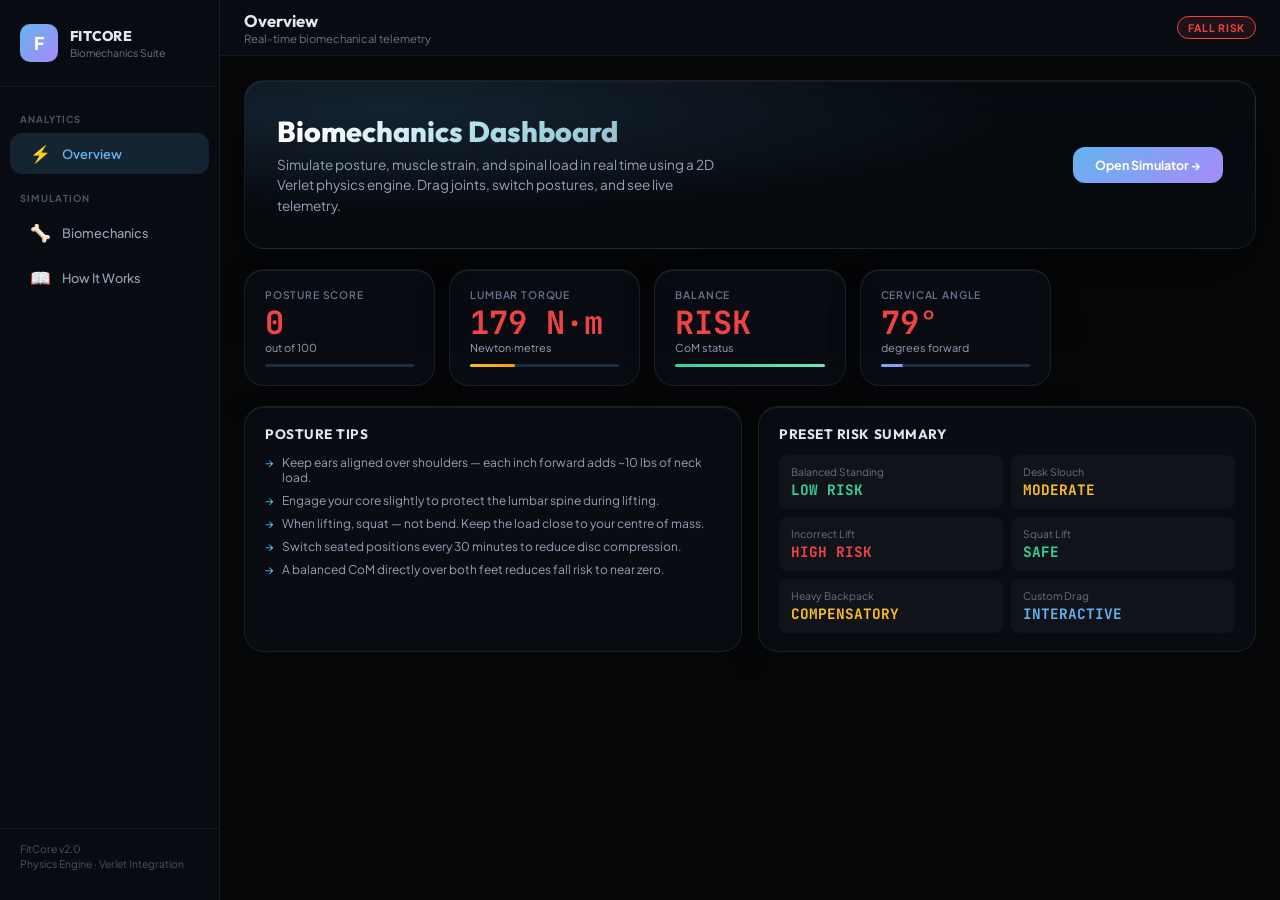
<file: assets/biomechanics_sim/index.html>
<!DOCTYPE html>
<html lang="en">
<head>
  <meta charset="UTF-8">
  <meta name="viewport" content="width=device-width, initial-scale=1.0">
  <title>FitCore — Biomechanics & Fitness Dashboard</title>
  <meta name="description" content="Interactive fitness dashboard with real-time biomechanics physics simulation, posture analysis, and muscle strain telemetry.">
  <link href="https://fonts.googleapis.com/css2?family=Plus+Jakarta+Sans:wght@400;500;600;700;800&family=Outfit:wght@400;500;600;700;800;900&display=swap" rel="stylesheet">
  <link rel="stylesheet" href="style.css">
</head>
<body>

<!-- ══════════════════════════════════════════════════════
     SIDEBAR
══════════════════════════════════════════════════════ -->
<aside class="sidebar">
  <div class="brand">
    <div class="brand-icon">F</div>
    <div>
      <div class="brand-name">FITCORE</div>
      <div class="brand-sub">Biomechanics Suite</div>
    </div>
  </div>

  <div class="nav-section-label">Analytics</div>
  <button class="nav-btn" data-page="page-overview">
    <span class="nav-icon">⚡</span> Overview
  </button>

  <div class="nav-section-label">Simulation</div>
  <button class="nav-btn" data-page="page-biomech">
    <span class="nav-icon">🦴</span> Biomechanics
  </button>
  <button class="nav-btn" data-page="page-about">
    <span class="nav-icon">📖</span> How It Works
  </button>

  <div class="sidebar-footer">
    FitCore v2.0<br>Physics Engine · Verlet Integration
  </div>
</aside>

<!-- ══════════════════════════════════════════════════════
     CONTENT
══════════════════════════════════════════════════════ -->
<div class="content">

  <!-- TOP BAR -->
  <header class="topbar">
    <div>
      <div class="topbar-title" id="pageTitle">Overview</div>
      <div class="topbar-sub">Real-time biomechanical telemetry</div>
    </div>
    <div class="topbar-right">
      <span class="status-badge ok" id="balanceBadge">BALANCED</span>
    </div>
  </header>

  <!-- ════════════════════════════════════════════════
       PAGE: OVERVIEW
  ════════════════════════════════════════════════ -->
  <main class="page active" id="page-overview">
    <div class="ov-wrapper">

      <!-- Hero -->
      <div class="ov-hero">
        <div>
          <h1>Biomechanics Dashboard</h1>
          <p>Simulate posture, muscle strain, and spinal load in real time using a 2D Verlet physics engine. Drag joints, switch postures, and see live telemetry.</p>
        </div>
        <button class="ov-hero-btn" onclick="document.querySelector('[data-page=page-biomech]').click()">
          Open Simulator →
        </button>
      </div>

      <!-- Stat cards -->
      <div class="ov-cards">
        <div class="ov-card">
          <div class="ov-card-label">Posture Score</div>
          <div class="ov-card-value" id="ovScore">—</div>
          <div class="ov-card-unit">out of 100</div>
          <div class="ov-card-bar"><div class="ov-card-bar-fill" id="ovScoreBar" style="width:0%"></div></div>
        </div>
        <div class="ov-card">
          <div class="ov-card-label">Lumbar Torque</div>
          <div class="ov-card-value" id="ovTorque">—</div>
          <div class="ov-card-unit">Newton·metres</div>
          <div class="ov-card-bar"><div class="ov-card-bar-fill" style="width:30%;background:linear-gradient(90deg,#fbbf24,#f59e0b)"></div></div>
        </div>
        <div class="ov-card">
          <div class="ov-card-label">Balance</div>
          <div class="ov-card-value" id="ovBalance" style="color:var(--success)">—</div>
          <div class="ov-card-unit">CoM status</div>
          <div class="ov-card-bar"><div class="ov-card-bar-fill" style="width:100%;background:linear-gradient(90deg,#34d399,#6ee7b7)"></div></div>
        </div>
        <div class="ov-card">
          <div class="ov-card-label">Cervical Angle</div>
          <div class="ov-card-value" id="ovNeck">—</div>
          <div class="ov-card-unit">degrees forward</div>
          <div class="ov-card-bar"><div class="ov-card-bar-fill" style="width:15%"></div></div>
        </div>
      </div>

      <!-- Info panels -->
      <div class="ov-info">
        <div class="info-card">
          <h3>Posture Tips</h3>
          <ul class="tip-list">
            <li>Keep ears aligned over shoulders — each inch forward adds ~10 lbs of neck load.</li>
            <li>Engage your core slightly to protect the lumbar spine during lifting.</li>
            <li>When lifting, squat — not bend. Keep the load close to your centre of mass.</li>
            <li>Switch seated positions every 30 minutes to reduce disc compression.</li>
            <li>A balanced CoM directly over both feet reduces fall risk to near zero.</li>
          </ul>
        </div>
        <div class="info-card">
          <h3>Preset Risk Summary</h3>
          <div class="risk-grid">
            <div class="risk-item">
              <div class="risk-label">Balanced Standing</div>
              <div class="risk-val green">LOW RISK</div>
            </div>
            <div class="risk-item">
              <div class="risk-label">Desk Slouch</div>
              <div class="risk-val yellow">MODERATE</div>
            </div>
            <div class="risk-item">
              <div class="risk-label">Incorrect Lift</div>
              <div class="risk-val red">HIGH RISK</div>
            </div>
            <div class="risk-item">
              <div class="risk-label">Squat Lift</div>
              <div class="risk-val green">SAFE</div>
            </div>
            <div class="risk-item">
              <div class="risk-label">Heavy Backpack</div>
              <div class="risk-val yellow">COMPENSATORY</div>
            </div>
            <div class="risk-item">
              <div class="risk-label">Custom Drag</div>
              <div class="risk-val" style="color:var(--primary)">INTERACTIVE</div>
            </div>
          </div>
        </div>
      </div>

    </div>
  </main>

  <!-- ════════════════════════════════════════════════
       PAGE: BIOMECHANICS SIMULATOR
  ════════════════════════════════════════════════ -->
  <main class="page" id="page-biomech">
    <div class="bio-layout">

      <!-- ── LEFT: CONTROLS ─────────────────────────── -->
      <aside class="ctrl-panel">

        <!-- Presets -->
        <div class="ctrl-section">
          <h3>Posture Presets</h3>
          <div class="preset-list">
            <button class="btn-preset active" id="presetStanding" data-preset="standing">
              <span>Balanced Standing</span>
              <span class="preset-tag green">Optimal</span>
            </button>
            <button class="btn-preset" id="presetSlouch" data-preset="slouch">
              <span>Desk Slouch</span>
              <span class="preset-tag yellow">Strain</span>
            </button>
            <button class="btn-preset" id="presetBadLift" data-preset="badlift">
              <span>Incorrect Lift</span>
              <span class="preset-tag red">High Risk</span>
            </button>
            <button class="btn-preset" id="presetSquat" data-preset="squat">
              <span>Squat Lift</span>
              <span class="preset-tag green">Safe</span>
            </button>
            <button class="btn-preset" id="presetBackpack" data-preset="backpack">
              <span>Heavy Backpack</span>
              <span class="preset-tag yellow">Comp.</span>
            </button>
          </div>
        </div>

        <!-- External Loads -->
        <div class="ctrl-section">
          <h3>External Loads</h3>
          <div class="slider-group">
            <div class="slider-row">
              <div class="slider-label">
                <span>Dumbbell (Hand)</span>
                <span class="slider-val" id="valDumbbell">0 kg</span>
              </div>
              <input type="range" id="loadDumbbell" min="0" max="40" value="0" step="5">
            </div>
            <div class="slider-row">
              <div class="slider-label">
                <span>Backpack Load</span>
                <span class="slider-val" id="valBackpack">0 kg</span>
              </div>
              <input type="range" id="loadBackpack" min="0" max="30" value="0" step="5">
            </div>
          </div>
        </div>

        <!-- Muscle Activators -->
        <div class="ctrl-section">
          <h3>Muscle Activators</h3>
          <div class="slider-group">
            <div class="slider-row">
              <div class="slider-label">
                <span>Neck Extensors</span>
                <span class="slider-val" id="valActNeck">0%</span>
              </div>
              <input type="range" class="muscle" id="actNeck" min="0" max="100" value="0" step="5">
            </div>
            <div class="slider-row">
              <div class="slider-label">
                <span>Erector Spinae</span>
                <span class="slider-val" id="valActBack">0%</span>
              </div>
              <input type="range" class="muscle" id="actBack" min="0" max="100" value="0" step="5">
            </div>
            <div class="slider-row">
              <div class="slider-label">
                <span>Abdominals (Core)</span>
                <span class="slider-val" id="valActCore">0%</span>
              </div>
              <input type="range" class="muscle" id="actCore" min="0" max="100" value="0" step="5">
            </div>
            <div class="slider-row">
              <div class="slider-label">
                <span>Quadriceps</span>
                <span class="slider-val" id="valActQuads">0%</span>
              </div>
              <input type="range" class="muscle" id="actQuads" min="0" max="100" value="0" step="5">
            </div>
          </div>
        </div>

        <!-- Physics -->
        <div class="ctrl-section">
          <h3>Physics Parameters</h3>
          <div class="slider-group">
            <div class="slider-row">
              <div class="slider-label">
                <span>Gravity</span>
                <span class="slider-val" id="valGravity">15 m/s²</span>
              </div>
              <input type="range" id="paramGravity" min="0" max="40" value="15" step="1">
            </div>
            <div class="slider-row">
              <div class="slider-label">
                <span>Damping</span>
                <span class="slider-val" id="valDamping">0.98</span>
              </div>
              <input type="range" id="paramDamping" min="90" max="100" value="98" step="1">
            </div>
          </div>
        </div>

      </aside>

      <!-- ── CENTER: CANVAS ─────────────────────────── -->
      <div class="canvas-panel">
        <div class="canvas-wrap">
          <div class="drag-hint">🖱 Drag any joint to test loads</div>
          <canvas id="simCanvas" width="580" height="560"></canvas>
        </div>

        <!-- Toolbar -->
        <div class="canvas-toolbar">
          <div class="layer-toggles">
            <button class="btn-toggle active" id="toggle_bones">Bones</button>
            <button class="btn-toggle active" id="toggle_muscles">Muscles</button>
            <button class="btn-toggle active" id="toggle_angles">Angles</button>
            <button class="btn-toggle active" id="toggle_com">CoM</button>
            <button class="btn-toggle active" id="toggle_vectors">Vectors</button>
            <div style="width:1px; height:16px; background:var(--border-soft); margin:0 4px;"></div>
            <button class="btn-toggle" id="toggle_ideal" style="color:var(--accent); border-color:rgba(167,139,250,0.3);">Ghost Guide</button>
          </div>
          <div class="playbar">
            <button class="btn-action primary-btn" id="btnPlayPause">
              <span id="playIcon">⏸</span> <span id="playText">Pause</span>
            </button>
            <button class="btn-action" id="btnReset">🔄 Reset</button>
            <select class="speed-select" id="simSpeed">
              <option value="0.25">0.25×</option>
              <option value="0.5">0.5×</option>
              <option value="1.0" selected>1×</option>
              <option value="2.0">2×</option>
            </select>
          </div>
        </div>
      </div>

      <!-- ── RIGHT: TELEMETRY ────────────────────────── -->
      <aside class="tel-panel">

        <!-- Posture score -->
        <div class="tel-section">
          <h3>Posture Score</h3>
          <div class="score-box">
            <div class="score-label">Alignment Index</div>
            <div class="score-value excellent" id="postureScore">100</div>
            <div class="score-comment" id="postureComment">Optimal spinal alignment — keep it up!</div>
          </div>
        </div>

        <!-- Telemetry rows -->
        <div class="tel-section">
          <h3>Mechanical Telemetry</h3>
          <div class="tel-rows">
            <div class="tel-row">
              <span class="tel-lbl">Cervical Flexion</span>
              <span class="tel-val ok" id="telNeck">—</span>
            </div>
            <div class="tel-row">
              <span class="tel-lbl">Lumbar Curve</span>
              <span class="tel-val ok" id="telSpine">—</span>
            </div>
            <div class="tel-row">
              <span class="tel-lbl">CoM Offset</span>
              <span class="tel-val ok" id="telCom">—</span>
            </div>
            <div class="tel-row">
              <span class="tel-lbl">Lumbar Torque</span>
              <span class="tel-val ok" id="telTorque">—</span>
            </div>
          </div>
        </div>

        <!-- Strain bars -->
        <div class="tel-section">
          <h3>Muscle Group Strain</h3>
          <div class="strain-list">
            <div class="strain-row">
              <div class="strain-head">
                <span class="strain-name">Neck Extensors</span>
                <span class="strain-pct" id="lblNeck">0%</span>
              </div>
              <div class="bar-bg"><div class="bar-fill ok" id="barNeck"></div></div>
            </div>
            <div class="strain-row">
              <div class="strain-head">
                <span class="strain-name">Erector Spinae</span>
                <span class="strain-pct" id="lblBack">0%</span>
              </div>
              <div class="bar-bg"><div class="bar-fill ok" id="barBack"></div></div>
            </div>
            <div class="strain-row">
              <div class="strain-head">
                <span class="strain-name">Abdominals (Core)</span>
                <span class="strain-pct" id="lblCore">0%</span>
              </div>
              <div class="bar-bg"><div class="bar-fill ok" id="barCore"></div></div>
            </div>
            <div class="strain-row">
              <div class="strain-head">
                <span class="strain-name">Quadriceps</span>
                <span class="strain-pct" id="lblQuads">0%</span>
              </div>
              <div class="bar-bg"><div class="bar-fill ok" id="barQuads"></div></div>
            </div>
            <div class="strain-row">
              <div class="strain-head">
                <span class="strain-name">Glutes / Hamstrings</span>
                <span class="strain-pct" id="lblGlutes">0%</span>
              </div>
              <div class="bar-bg"><div class="bar-fill ok" id="barGlutes"></div></div>
            </div>
          </div>
        </div>

        <!-- EMG -->
        <div class="tel-section">
          <h3>Real-Time EMG</h3>
          <div class="emg-box">
            <div class="emg-canvas-wrap">
              <canvas id="emgCanvas"></canvas>
            </div>
          </div>
        </div>

      </aside>
    </div>
  </main>

  <!-- ════════════════════════════════════════════════
       PAGE: HOW IT WORKS
  ════════════════════════════════════════════════ -->
  <main class="page" id="page-about">
    <div class="ov-wrapper">
      <div class="ov-hero" style="flex-direction:column;align-items:flex-start">
        <h1 style="font-size:1.3rem">How the Physics Engine Works</h1>
        <p>FitCore uses a custom 2D Verlet Integration engine — the same approach used in game physics and biomechanical research software.</p>
      </div>
      <div class="ov-info" style="grid-template-columns:1fr 1fr 1fr">
        <div class="info-card">
          <h3>Verlet Integration</h3>
          <ul class="tip-list">
            <li>Each joint is a <strong>Point</strong> with position, previous position, and mass.</li>
            <li>Velocity is implicit: v = (x − x_prev) × damping.</li>
            <li>Acceleration from gravity + external forces is added each frame.</li>
            <li>Energy is conserved naturally — no explicit velocity accumulation.</li>
          </ul>
        </div>
        <div class="info-card">
          <h3>Constraint Solving</h3>
          <ul class="tip-list">
            <li><strong>Bones</strong> are rigid distance constraints — maintain segment length.</li>
            <li><strong>Angle constraints</strong> limit joint range of motion (e.g. knees can't hyperextend).</li>
            <li><strong>Muscles</strong> are spring actuators — they can only pull, not push.</li>
            <li>12 iterations per frame ensures stability without explosion.</li>
          </ul>
        </div>
        <div class="info-card">
          <h3>Telemetry & Strain</h3>
          <ul class="tip-list">
            <li>Cervical angle = head forward displacement relative to neck axis.</li>
            <li>Lumbar torque = Σ(mass × 9.81 × horizontal moment arm) at L4/L5.</li>
            <li>CoM projected onto ground — if outside foot base, balance is lost.</li>
            <li>Muscle strain = spring tension ÷ max isometric force capacity.</li>
          </ul>
        </div>
      </div>
    </div>
  </main>

</div><!-- /content -->

<script src="physics.js"></script>
<script src="simulation.js"></script>
<script src="app.js"></script>
</body>
</html>
</file>
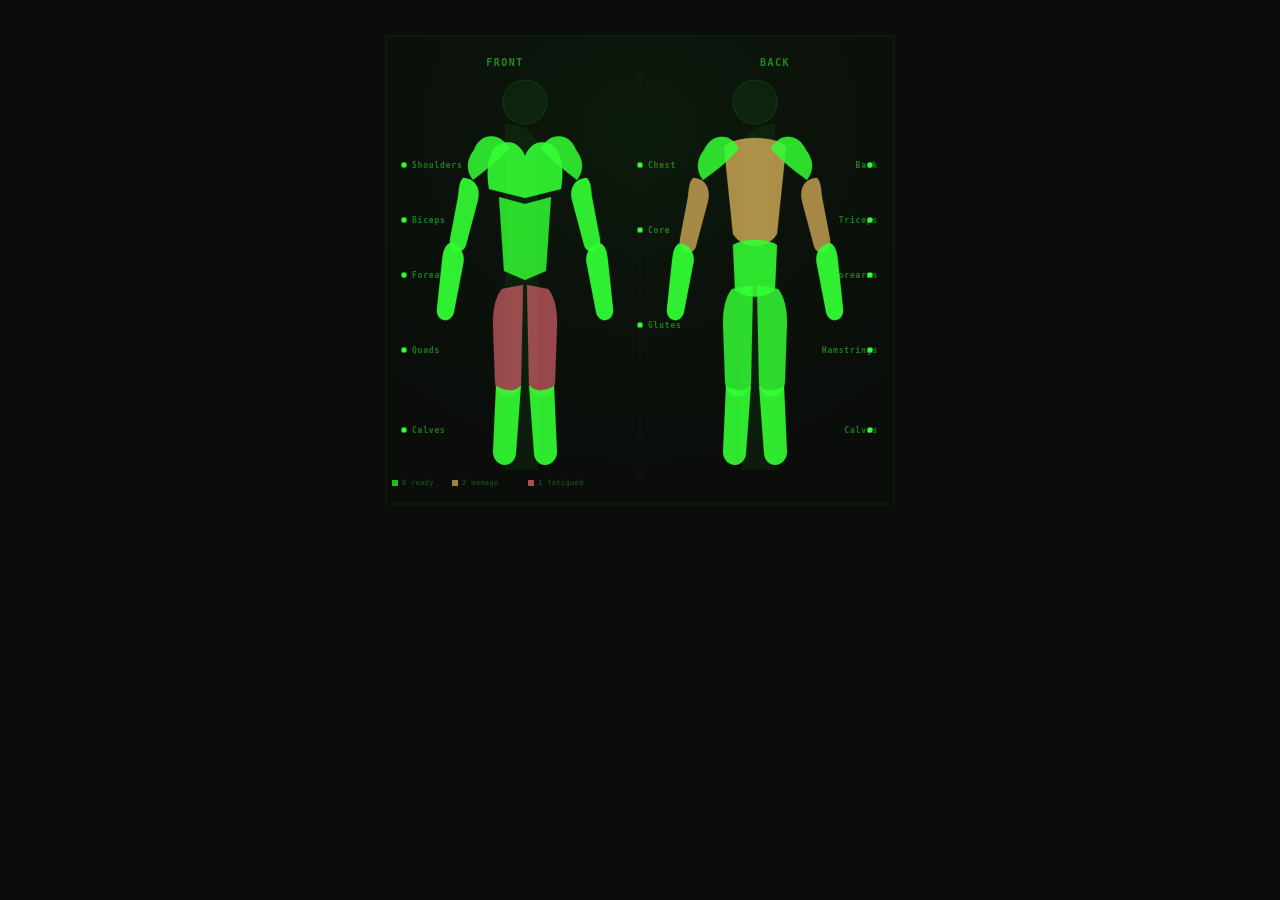
<file: body_heatmap_preview.html>
<!DOCTYPE html>
<html><head><meta charset="utf-8">
<title>PHI Body Heatmap Preview</title>
<style>
  body { margin:0; padding:20px; background:#0a0d0a; display:flex; justify-content:center; }
  .container { max-width:540px; width:100%; }
</style></head><body>
<div class="container"><svg class="phi-body-svg" xmlns="http://www.w3.org/2000/svg"
 viewBox="0 0 540 500" role="img" aria-label="Muscle readiness body map"
 style="width:100%;height:auto;display:block;">
  <defs>
    <radialGradient id="bgGlow" cx="50%" cy="20%" r="75%">
      <stop offset="0%" stop-color="rgba(51,255,51,0.06)"/>
      <stop offset="50%" stop-color="rgba(51,255,51,0.02)"/>
      <stop offset="100%" stop-color="rgba(51,255,51,0)"/>
    </radialGradient>
    <filter id="neonGlow">
      <feGaussianBlur stdDeviation="3" result="blur"/>
      <feMerge><feMergeNode in="blur"/><feMergeNode in="SourceGraphic"/></feMerge>
    </filter>
    <filter id="dotGlow">
      <feGaussianBlur stdDeviation="2" result="blur"/>
      <feMerge><feMergeNode in="blur"/><feMergeNode in="SourceGraphic"/></feMerge>
    </filter>
  </defs>

  <!-- Background -->
  <rect x="0" y="0" width="540" height="500" fill="#0a0d0a"/>
  <rect x="16" y="16" width="508" height="468" rx="0" fill="url(#bgGlow)"
   stroke="rgba(51,255,51,0.10)" stroke-width="1"/>

  <!-- Scanlines -->
  <rect x="0" y="0" width="540" height="500" fill="url(#scanlines)" opacity="0.04"
   style="background-image:repeating-linear-gradient(0deg,transparent,transparent 1px,rgba(51,255,51,0.03) 1px,rgba(51,255,51,0.03) 2px);background-size:100% 2px"/>

  <!-- Center divider -->
  <line x1="270" y1="56" x2="270" y2="456" stroke="rgba(51,255,51,0.08)" stroke-dasharray="3 6"/>

  <!-- FRONT / BACK labels -->
  <text x="135" y="46" text-anchor="middle" fill="rgba(51,255,51,0.50)"
   font-family="'IBM Plex Mono','JetBrains Mono',monospace" font-size="10"
   font-weight="600" letter-spacing="0.15em">FRONT</text>
  <text x="405" y="46" text-anchor="middle" fill="rgba(51,255,51,0.50)"
   font-family="'IBM Plex Mono','JetBrains Mono',monospace" font-size="10"
   font-weight="600" letter-spacing="0.15em">BACK</text>

  <!-- Heads -->
  <circle cx="155" cy="82" r="22" fill="rgba(51,255,51,0.06)"
   stroke="rgba(51,255,51,0.12)" stroke-width="1.2"/>
  <circle cx="385" cy="82" r="22" fill="rgba(51,255,51,0.06)"
   stroke="rgba(51,255,51,0.12)" stroke-width="1.2"/>

  <!-- Body silhouettes -->
  <g opacity="0.06">
    <path d="M135 104 C150 104 162 110 168 124 L168 450 L135 450 Z" fill="#33FF33"/>
    <path d="M405 104 C390 104 378 110 372 124 L372 450 L405 450 Z" fill="#33FF33"/>
  </g>

  <!-- Front muscles -->
  <g class="front-group"><path class="phi-muscle chest" d="M124 128 C136 118 149 121 155 136 L155 178 L119 169 C116 151 118 139 124 128 Z" fill="#33FF33" fill-opacity="0.89" stroke="#33FF33" stroke-opacity="0.15" stroke-width="1" data-muscle="Chest" data-name="Chest" data-readiness="88" data-status="Ready"><title>Chest: Ready (88%)</title></path>
<path class="phi-muscle chest" d="M186 128 C174 118 161 121 155 136 L155 178 L191 169 C194 151 192 139 186 128 Z" fill="#33FF33" fill-opacity="0.89" stroke="#33FF33" stroke-opacity="0.15" stroke-width="1" data-muscle="Chest" data-name="Chest" data-readiness="88" data-status="Ready"><title>Chest: Ready (88%)</title></path>
<path class="phi-muscle core" d="M129 177 L155 184 L181 177 L176 251 L155 260 L134 251 Z" fill="#33FF33" fill-opacity="0.83" stroke="#33FF33" stroke-opacity="0.15" stroke-width="1" data-muscle="Core" data-name="Core" data-readiness="76" data-status="Ready"><title>Core: Ready (76%)</title></path>
<path class="phi-muscle shoulders" d="M104 130 C111 111 132 113 139 129 C128 140 116 150 103 160 C96 151 96 140 104 130 Z" fill="#33FF33" fill-opacity="0.85" stroke="#33FF33" stroke-opacity="0.15" stroke-width="1" data-muscle="Shoulders" data-name="Shoulders" data-readiness="80" data-status="Ready"><title>Shoulders: Ready (80%)</title></path>
<path class="phi-muscle shoulders" d="M206 130 C199 111 178 113 171 129 C182 140 194 150 207 160 C214 151 214 140 206 130 Z" fill="#33FF33" fill-opacity="0.85" stroke="#33FF33" stroke-opacity="0.15" stroke-width="1" data-muscle="Shoulders" data-name="Shoulders" data-readiness="80" data-status="Ready"><title>Shoulders: Ready (80%)</title></path>
<path class="phi-muscle biceps" d="M93 158 C104 158 111 167 108 180 L96 225 C93 236 78 232 80 219 L88 177 C89 169 89 162 93 158 Z" fill="#33FF33" fill-opacity="0.91" stroke="#33FF33" stroke-opacity="0.15" stroke-width="1" data-muscle="Biceps" data-name="Biceps" data-readiness="92" data-status="Ready"><title>Biceps: Ready (92%)</title></path>
<path class="phi-muscle biceps" d="M217 158 C206 158 199 167 202 180 L214 225 C217 236 232 232 230 219 L222 177 C221 169 221 162 217 158 Z" fill="#33FF33" fill-opacity="0.91" stroke="#33FF33" stroke-opacity="0.15" stroke-width="1" data-muscle="Biceps" data-name="Biceps" data-readiness="92" data-status="Ready"><title>Biceps: Ready (92%)</title></path>
<path class="phi-muscle forearms" d="M80 223 C90 225 96 234 93 245 L84 292 C81 305 65 302 67 288 L72 241 C73 231 75 225 80 223 Z" fill="#33FF33" fill-opacity="0.93" stroke="#33FF33" stroke-opacity="0.15" stroke-width="1" data-muscle="Forearms" data-name="Forearms" data-readiness="95" data-status="Ready"><title>Forearms: Ready (95%)</title></path>
<path class="phi-muscle forearms" d="M230 223 C220 225 214 234 217 245 L226 292 C229 305 245 302 243 288 L238 241 C237 231 235 225 230 223 Z" fill="#33FF33" fill-opacity="0.93" stroke="#33FF33" stroke-opacity="0.15" stroke-width="1" data-muscle="Forearms" data-name="Forearms" data-readiness="95" data-status="Ready"><title>Forearms: Ready (95%)</title></path>
<path class="phi-muscle quads" d="M132 269 L153 265 L151 363 C148 382 126 381 125 361 L123 303 C123 288 126 276 132 269 Z" fill="#ef6b75" fill-opacity="0.62" stroke="#ef6b75" stroke-opacity="0.15" stroke-width="1" data-muscle="Quads" data-name="Quads" data-readiness="34" data-status="Fatigued"><title>Quads: Fatigued (34%)</title></path>
<path class="phi-muscle quads" d="M178 269 L157 265 L159 363 C162 382 184 381 185 361 L187 303 C187 288 184 276 178 269 Z" fill="#ef6b75" fill-opacity="0.62" stroke="#ef6b75" stroke-opacity="0.15" stroke-width="1" data-muscle="Quads" data-name="Quads" data-readiness="34" data-status="Fatigued"><title>Quads: Fatigued (34%)</title></path>
<path class="phi-muscle calves" d="M126 366 C137 372 146 372 151 365 L146 433 C145 449 124 449 123 432 Z" fill="#33FF33" fill-opacity="0.90" stroke="#33FF33" stroke-opacity="0.15" stroke-width="1" data-muscle="Calves" data-name="Calves" data-readiness="90" data-status="Ready"><title>Calves: Ready (90%)</title></path>
<path class="phi-muscle calves" d="M184 366 C173 372 164 372 159 365 L164 433 C165 449 186 449 187 432 Z" fill="#33FF33" fill-opacity="0.90" stroke="#33FF33" stroke-opacity="0.15" stroke-width="1" data-muscle="Calves" data-name="Calves" data-readiness="90" data-status="Ready"><title>Calves: Ready (90%)</title></path></g>

  <!-- Back muscles -->
  <g class="back-group"><path class="phi-muscle back" d="M354 127 C365 115 405 115 416 127 L407 214 C397 230 373 230 363 214 Z" fill="#e0b45d" fill-opacity="0.76" stroke="#e0b45d" stroke-opacity="0.15" stroke-width="1" data-muscle="Back" data-name="Back" data-readiness="62" data-status="Manage load"><title>Back: Manage (62%)</title></path>
<path class="phi-muscle shoulders" d="M334 130 C342 112 362 113 369 129 C358 141 346 151 333 160 C326 151 326 140 334 130 Z" fill="#33FF33" fill-opacity="0.85" stroke="#33FF33" stroke-opacity="0.15" stroke-width="1" data-muscle="Shoulders" data-name="Shoulders" data-readiness="80" data-status="Ready"><title>Shoulders: Ready (80%)</title></path>
<path class="phi-muscle shoulders" d="M436 130 C428 112 408 113 401 129 C412 141 424 151 437 160 C444 151 444 140 436 130 Z" fill="#33FF33" fill-opacity="0.85" stroke="#33FF33" stroke-opacity="0.15" stroke-width="1" data-muscle="Shoulders" data-name="Shoulders" data-readiness="80" data-status="Ready"><title>Shoulders: Ready (80%)</title></path>
<path class="phi-muscle triceps" d="M323 158 C334 158 341 167 338 181 L326 226 C323 237 308 233 310 219 L318 177 C319 169 319 162 323 158 Z" fill="#e0b45d" fill-opacity="0.73" stroke="#e0b45d" stroke-opacity="0.15" stroke-width="1" data-muscle="Triceps" data-name="Triceps" data-readiness="55" data-status="Manage load"><title>Triceps: Manage (55%)</title></path>
<path class="phi-muscle triceps" d="M447 158 C436 158 429 167 432 181 L444 226 C447 237 462 233 460 219 L452 177 C451 169 451 162 447 158 Z" fill="#e0b45d" fill-opacity="0.73" stroke="#e0b45d" stroke-opacity="0.15" stroke-width="1" data-muscle="Triceps" data-name="Triceps" data-readiness="55" data-status="Manage load"><title>Triceps: Manage (55%)</title></path>
<path class="phi-muscle forearms" d="M310 223 C320 225 326 234 323 245 L314 292 C311 305 295 302 297 288 L302 241 C303 231 305 225 310 223 Z" fill="#33FF33" fill-opacity="0.93" stroke="#33FF33" stroke-opacity="0.15" stroke-width="1" data-muscle="Forearms" data-name="Forearms" data-readiness="95" data-status="Ready"><title>Forearms: Ready (95%)</title></path>
<path class="phi-muscle forearms" d="M460 223 C450 225 444 234 447 245 L456 292 C459 305 475 302 473 288 L468 241 C467 231 465 225 460 223 Z" fill="#33FF33" fill-opacity="0.93" stroke="#33FF33" stroke-opacity="0.15" stroke-width="1" data-muscle="Forearms" data-name="Forearms" data-readiness="95" data-status="Ready"><title>Forearms: Ready (95%)</title></path>
<path class="phi-muscle glutes" d="M363 225 C374 218 396 218 407 225 L405 270 C393 279 377 279 365 270 Z" fill="#33FF33" fill-opacity="0.88" stroke="#33FF33" stroke-opacity="0.15" stroke-width="1" data-muscle="Glutes" data-name="Glutes" data-readiness="85" data-status="Ready"><title>Glutes: Ready (85%)</title></path>
<path class="phi-muscle hamstrings" d="M362 269 L383 265 L381 363 C378 382 356 381 355 361 L353 303 C353 288 356 276 362 269 Z" fill="#33FF33" fill-opacity="0.84" stroke="#33FF33" stroke-opacity="0.15" stroke-width="1" data-muscle="Hamstrings" data-name="Hamstrings" data-readiness="78" data-status="Ready"><title>Hamstrings: Ready (78%)</title></path>
<path class="phi-muscle hamstrings" d="M408 269 L387 265 L389 363 C392 382 414 381 415 361 L417 303 C417 288 414 276 408 269 Z" fill="#33FF33" fill-opacity="0.84" stroke="#33FF33" stroke-opacity="0.15" stroke-width="1" data-muscle="Hamstrings" data-name="Hamstrings" data-readiness="78" data-status="Ready"><title>Hamstrings: Ready (78%)</title></path>
<path class="phi-muscle calves" d="M356 366 C367 372 376 372 381 365 L376 433 C375 449 354 449 353 432 Z" fill="#33FF33" fill-opacity="0.90" stroke="#33FF33" stroke-opacity="0.15" stroke-width="1" data-muscle="Calves" data-name="Calves" data-readiness="90" data-status="Ready"><title>Calves: Ready (90%)</title></path>
<path class="phi-muscle calves" d="M414 366 C403 372 394 372 389 365 L394 433 C395 449 416 449 417 432 Z" fill="#33FF33" fill-opacity="0.90" stroke="#33FF33" stroke-opacity="0.15" stroke-width="1" data-muscle="Calves" data-name="Calves" data-readiness="90" data-status="Ready"><title>Calves: Ready (90%)</title></path></g>

  <!-- Labels -->
  <g font-family="'IBM Plex Mono','JetBrains Mono',monospace" font-size="8"
   fill="rgba(51,255,51,0.45)" font-weight="600" letter-spacing="0.10em">
    <circle cx="34" cy="145" r="2.5" fill="#33FF33" filter="url(#dotGlow)"/>
    <text x="42" y="148">Shoulders</text>
    <circle cx="34" cy="200" r="2.5" fill="#33FF33" filter="url(#dotGlow)"/>
    <text x="42" y="203">Biceps</text>
    <circle cx="34" cy="255" r="2.5" fill="#33FF33" filter="url(#dotGlow)"/>
    <text x="42" y="258">Forearms</text>
    <circle cx="34" cy="330" r="2.5" fill="#33FF33" filter="url(#dotGlow)"/>
    <text x="42" y="333">Quads</text>
    <circle cx="34" cy="410" r="2.5" fill="#33FF33" filter="url(#dotGlow)"/>
    <text x="42" y="413">Calves</text>
    <circle cx="500" cy="145" r="2.5" fill="#33FF33" filter="url(#dotGlow)"/>
    <text x="508" y="148" text-anchor="end">Back</text>
    <circle cx="500" cy="200" r="2.5" fill="#33FF33" filter="url(#dotGlow)"/>
    <text x="508" y="203" text-anchor="end">Triceps</text>
    <circle cx="500" cy="255" r="2.5" fill="#33FF33" filter="url(#dotGlow)"/>
    <text x="508" y="258" text-anchor="end">Forearms</text>
    <circle cx="500" cy="330" r="2.5" fill="#33FF33" filter="url(#dotGlow)"/>
    <text x="508" y="333" text-anchor="end">Hamstrings</text>
    <circle cx="500" cy="410" r="2.5" fill="#33FF33" filter="url(#dotGlow)"/>
    <text x="508" y="413" text-anchor="end">Calves</text>
    <circle cx="270" cy="145" r="2.5" fill="#33FF33" filter="url(#dotGlow)"/>
    <text x="278" y="148">Chest</text>
    <circle cx="270" cy="210" r="2.5" fill="#33FF33" filter="url(#dotGlow)"/>
    <text x="278" y="213">Core</text>
    <circle cx="270" cy="305" r="2.5" fill="#33FF33" filter="url(#dotGlow)"/>
    <text x="278" y="308">Glutes</text>
  </g>

  <!-- Legend -->
  <g font-family="'IBM Plex Mono','JetBrains Mono',monospace" font-size="7"
   fill="rgba(51,255,51,0.35)" letter-spacing="0.05em">
    <rect x="22" y="460" width="6" height="6" fill="#33FF33" opacity="0.7"/>
    <text x="32" y="465">8 ready</text>
    <rect x="82" y="460" width="6" height="6" fill="#e0b45d" opacity="0.7"/>
    <text x="92" y="465">2 manage</text>
    <rect x="158" y="460" width="6" height="6" fill="#ef6b75" opacity="0.7"/>
    <text x="168" y="465">1 fatigued</text>
  </g>
</svg></div>
</body></html>
</file>
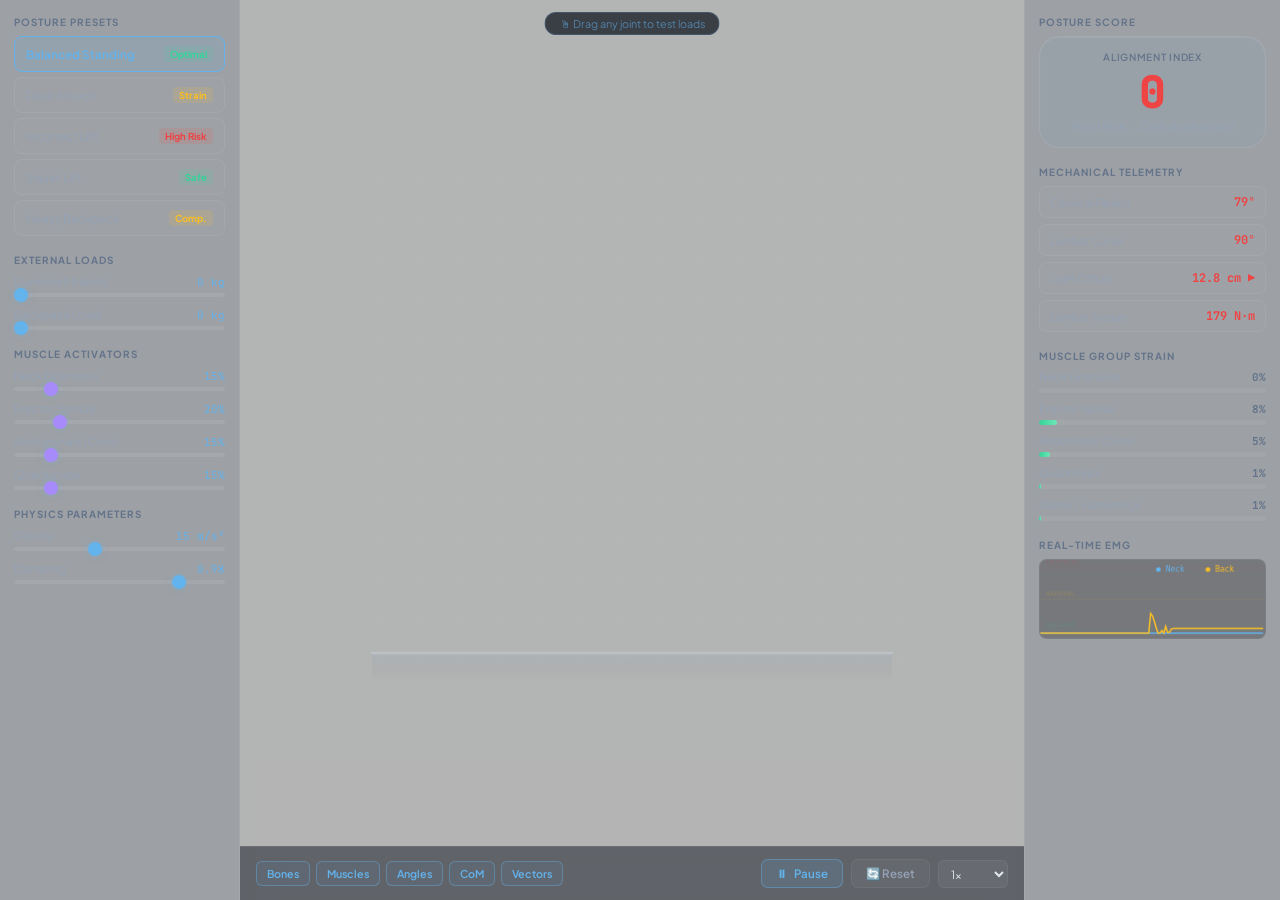
<file: assets/biomechanics_sim/embed.html>
<!DOCTYPE html>
<html lang="en">
<head>
  <meta charset="UTF-8">
  <meta name="viewport" content="width=device-width, initial-scale=1.0">
  <title>Biomechanics Simulator Embed</title>
  <link rel="stylesheet" href="style.css">
  <style>
    /* For embed, remove sidebar, topbar, and force bio-layout to fill the screen */
    html, body {
      height: 100vh;
      margin: 0;
      padding: 0;
      overflow: hidden;
      background: transparent;
    }
    .content {
      height: 100vh;
      display: flex;
    }
    #page-biomech {
      display: flex !important;
      height: 100vh;
    }
    .bio-layout {
      height: 100vh;
    }
  </style>
</head>
<body>

<div class="content">
  <main class="page active" id="page-biomech">
    <div class="bio-layout">

      <!-- ── LEFT: CONTROLS ─────────────────────────── -->
      <aside class="ctrl-panel">

        <!-- Presets -->
        <div class="ctrl-section">
          <h3>Posture Presets</h3>
          <div class="preset-list">
            <button class="btn-preset active" id="presetStanding" data-preset="standing">
              <span>Balanced Standing</span>
              <span class="preset-tag green">Optimal</span>
            </button>
            <button class="btn-preset" id="presetSlouch" data-preset="slouch">
              <span>Desk Slouch</span>
              <span class="preset-tag yellow">Strain</span>
            </button>
            <button class="btn-preset" id="presetBadLift" data-preset="badlift">
              <span>Incorrect Lift</span>
              <span class="preset-tag red">High Risk</span>
            </button>
            <button class="btn-preset" id="presetSquat" data-preset="squat">
              <span>Squat Lift</span>
              <span class="preset-tag green">Safe</span>
            </button>
            <button class="btn-preset" id="presetBackpack" data-preset="backpack">
              <span>Heavy Backpack</span>
              <span class="preset-tag yellow">Comp.</span>
            </button>
          </div>
        </div>

        <!-- External Loads -->
        <div class="ctrl-section">
          <h3>External Loads</h3>
          <div class="slider-group">
            <div class="slider-row">
              <div class="slider-label">
                <span>Dumbbell (Hand)</span>
                <span class="slider-val" id="valDumbbell">0 kg</span>
              </div>
              <input type="range" id="loadDumbbell" min="0" max="40" value="0" step="5">
            </div>
            <div class="slider-row">
              <div class="slider-label">
                <span>Backpack Load</span>
                <span class="slider-val" id="valBackpack">0 kg</span>
              </div>
              <input type="range" id="loadBackpack" min="0" max="30" value="0" step="5">
            </div>
          </div>
        </div>

        <!-- Muscle Activators -->
        <div class="ctrl-section">
          <h3>Muscle Activators</h3>
          <div class="slider-group">
            <div class="slider-row">
              <div class="slider-label">
                <span>Neck Extensors</span>
                <span class="slider-val" id="valActNeck">0%</span>
              </div>
              <input type="range" class="muscle" id="actNeck" min="0" max="100" value="0" step="5">
            </div>
            <div class="slider-row">
              <div class="slider-label">
                <span>Erector Spinae</span>
                <span class="slider-val" id="valActBack">0%</span>
              </div>
              <input type="range" class="muscle" id="actBack" min="0" max="100" value="0" step="5">
            </div>
            <div class="slider-row">
              <div class="slider-label">
                <span>Abdominals (Core)</span>
                <span class="slider-val" id="valActCore">0%</span>
              </div>
              <input type="range" class="muscle" id="actCore" min="0" max="100" value="0" step="5">
            </div>
            <div class="slider-row">
              <div class="slider-label">
                <span>Quadriceps</span>
                <span class="slider-val" id="valActQuads">0%</span>
              </div>
              <input type="range" class="muscle" id="actQuads" min="0" max="100" value="0" step="5">
            </div>
          </div>
        </div>

        <!-- Physics -->
        <div class="ctrl-section">
          <h3>Physics Parameters</h3>
          <div class="slider-group">
            <div class="slider-row">
              <div class="slider-label">
                <span>Gravity</span>
                <span class="slider-val" id="valGravity">15 m/s²</span>
              </div>
              <input type="range" id="paramGravity" min="0" max="40" value="15" step="1">
            </div>
            <div class="slider-row">
              <div class="slider-label">
                <span>Damping</span>
                <span class="slider-val" id="valDamping">0.98</span>
              </div>
              <input type="range" id="paramDamping" min="90" max="100" value="98" step="1">
            </div>
          </div>
        </div>

      </aside>

      <!-- ── CENTER: CANVAS ─────────────────────────── -->
      <div class="canvas-panel">
        <div class="canvas-wrap">
          <div class="drag-hint">🖱 Drag any joint to test loads</div>
          <canvas id="simCanvas" width="580" height="560"></canvas>
        </div>

        <!-- Toolbar -->
        <div class="canvas-toolbar">
          <div class="layer-toggles">
            <button class="btn-toggle active" id="toggle_bones">Bones</button>
            <button class="btn-toggle active" id="toggle_muscles">Muscles</button>
            <button class="btn-toggle active" id="toggle_angles">Angles</button>
            <button class="btn-toggle active" id="toggle_com">CoM</button>
            <button class="btn-toggle active" id="toggle_vectors">Vectors</button>
          </div>
          <div class="playbar">
            <button class="btn-action primary-btn" id="btnPlayPause">
              <span id="playIcon">⏸</span> <span id="playText">Pause</span>
            </button>
            <button class="btn-action" id="btnReset">🔄 Reset</button>
            <select class="speed-select" id="simSpeed">
              <option value="0.25">0.25×</option>
              <option value="0.5">0.5×</option>
              <option value="1.0" selected>1×</option>
              <option value="2.0">2×</option>
            </select>
          </div>
        </div>
      </div>

      <!-- ── RIGHT: TELEMETRY ────────────────────────── -->
      <aside class="tel-panel">

        <!-- Posture score -->
        <div class="tel-section">
          <h3>Posture Score</h3>
          <div class="score-box">
            <div class="score-label">Alignment Index</div>
            <div class="score-value excellent" id="postureScore">100</div>
            <div class="score-comment" id="postureComment">Optimal spinal alignment — keep it up!</div>
          </div>
        </div>

        <!-- Telemetry rows -->
        <div class="tel-section">
          <h3>Mechanical Telemetry</h3>
          <div class="tel-rows">
            <div class="tel-row">
              <span class="tel-lbl">Cervical Flexion</span>
              <span class="tel-val ok" id="telNeck">—</span>
            </div>
            <div class="tel-row">
              <span class="tel-lbl">Lumbar Curve</span>
              <span class="tel-val ok" id="telSpine">—</span>
            </div>
            <div class="tel-row">
              <span class="tel-lbl">CoM Offset</span>
              <span class="tel-val ok" id="telCom">—</span>
            </div>
            <div class="tel-row">
              <span class="tel-lbl">Lumbar Torque</span>
              <span class="tel-val ok" id="telTorque">—</span>
            </div>
          </div>
        </div>

        <!-- Strain bars -->
        <div class="tel-section">
          <h3>Muscle Group Strain</h3>
          <div class="strain-list">
            <div class="strain-row">
              <div class="strain-head">
                <span class="strain-name">Neck Extensors</span>
                <span class="strain-pct" id="lblNeck">0%</span>
              </div>
              <div class="bar-bg"><div class="bar-fill ok" id="barNeck"></div></div>
            </div>
            <div class="strain-row">
              <div class="strain-head">
                <span class="strain-name">Erector Spinae</span>
                <span class="strain-pct" id="lblBack">0%</span>
              </div>
              <div class="bar-bg"><div class="bar-fill ok" id="barBack"></div></div>
            </div>
            <div class="strain-row">
              <div class="strain-head">
                <span class="strain-name">Abdominals (Core)</span>
                <span class="strain-pct" id="lblCore">0%</span>
              </div>
              <div class="bar-bg"><div class="bar-fill ok" id="barCore"></div></div>
            </div>
            <div class="strain-row">
              <div class="strain-head">
                <span class="strain-name">Quadriceps</span>
                <span class="strain-pct" id="lblQuads">0%</span>
              </div>
              <div class="bar-bg"><div class="bar-fill ok" id="barQuads"></div></div>
            </div>
            <div class="strain-row">
              <div class="strain-head">
                <span class="strain-name">Glutes / Hamstrings</span>
                <span class="strain-pct" id="lblGlutes">0%</span>
              </div>
              <div class="bar-bg"><div class="bar-fill ok" id="barGlutes"></div></div>
            </div>
          </div>
        </div>

        <!-- EMG -->
        <div class="tel-section">
          <h3>Real-Time EMG</h3>
          <div class="emg-box">
            <div class="emg-canvas-wrap">
              <canvas id="emgCanvas"></canvas>
            </div>
          </div>
        </div>

      </aside>
    </div>
  </main>
</div>

<script src="physics.js"></script>
<script src="simulation.js"></script>
<script src="app.js"></script>
</body>
</html>
</file>
<file: assets/biomechanics_sim/style.css>
/* ── style.css ─────────────────────────────────────────────────────────────── */

@import url('https://fonts.googleapis.com/css2?family=Plus+Jakarta+Sans:wght@400;500;600;700;800&family=Outfit:wght@400;500;600;700;800;900&family=JetBrains+Mono:wght@400;600&display=swap');

/* ── TOKENS ──────────────────────────────────────────────────────────────── */
:root {
  --bg-base:     rgba(5, 7, 9, 1);
  --bg-panel:    rgba(12, 18, 28, 0.4);
  --bg-card:     rgba(16, 22, 34, 0.4);
  --bg-input:    rgba(255,255,255,0.05);
  --border:      rgba(255,255,255,0.08);
  --border-soft: rgba(255,255,255,0.05);

  --primary:   #63b3ed;
  --accent:    #a78bfa;
  --success:   #34d399;
  --warning:   #fbbf24;
  --danger:    #ef4444;
  --muted:     #64748b;

  --text-main: #e2e8f0;
  --text-sub:  #94a3b8;
  --text-dim:  #475569;

  --radius:    20px;
  --radius-sm: 12px;
  --font:      'Plus Jakarta Sans', sans-serif;
  --font-display: 'Outfit', sans-serif;
  --mono:      'JetBrains Mono', monospace;

  --sidebar-w: 220px;
}

/* ── RESET ───────────────────────────────────────────────────────────────── */
*, *::before, *::after { box-sizing: border-box; margin: 0; padding: 0; }
html, body { height: 100%; overflow: hidden; }

body {
  font-family: var(--font);
  background: var(--bg-base);
  color: var(--text-main);
  display: flex;
}

/* ── LAYOUT ──────────────────────────────────────────────────────────────── */
.sidebar {
  width: var(--sidebar-w);
  flex-shrink: 0;
  background: rgba(12, 18, 28, 0.5);
  backdrop-filter: blur(20px);
  -webkit-backdrop-filter: blur(20px);
  border-right: 1px solid var(--border);
  display: flex;
  flex-direction: column;
  padding: 24px 0 16px;
  gap: 4px;
  overflow: hidden;
}

.brand {
  display: flex;
  align-items: center;
  gap: 12px;
  padding: 0 20px 24px;
  border-bottom: 1px solid var(--border-soft);
  margin-bottom: 8px;
}
.brand-icon {
  width: 38px; height: 38px;
  border-radius: 10px;
  background: linear-gradient(135deg, var(--primary), var(--accent));
  display: flex; align-items: center; justify-content: center;
  font-size: 1.1rem; font-weight: 900; color: #fff;
  flex-shrink: 0;
}
.brand-name { font-family: var(--font-display); font-size: 0.88rem; font-weight: 800; letter-spacing: .02em; color: var(--text-main); }
.brand-sub  { font-size: 0.65rem; color: var(--muted); margin-top: 1px; }

.nav-btn {
  all: unset;
  cursor: pointer;
  display: flex;
  align-items: center;
  gap: 12px;
  padding: 10px 20px;
  border-radius: var(--radius-sm);
  margin: 0 10px;
  font-size: 0.8rem;
  font-weight: 500;
  color: var(--text-sub);
  transition: background .15s, color .15s;
}
.nav-btn:hover { background: rgba(99,179,237,0.08); color: var(--text-main); }
.nav-btn.active {
  background: rgba(99,179,237,0.14);
  color: var(--primary);
  font-weight: 600;
}
.nav-icon { font-size: 1.05rem; width: 20px; text-align: center; }

.nav-section-label {
  font-size: 0.6rem;
  font-weight: 700;
  letter-spacing: .1em;
  color: var(--text-dim);
  padding: 14px 20px 4px;
  text-transform: uppercase;
}

.sidebar-footer {
  margin-top: auto;
  padding: 12px 20px;
  border-top: 1px solid var(--border-soft);
  font-size: 0.65rem;
  color: var(--text-dim);
  line-height: 1.5;
}

/* ── CONTENT AREA ────────────────────────────────────────────────────────── */
.content {
  flex: 1;
  overflow: hidden;
  display: flex;
  flex-direction: column;
}

.topbar {
  height: 56px;
  flex-shrink: 0;
  display: flex;
  align-items: center;
  justify-content: space-between;
  padding: 0 24px;
  border-bottom: 1px solid var(--border-soft);
  background: rgba(12, 18, 28, 0.5);
  backdrop-filter: blur(20px);
  -webkit-backdrop-filter: blur(20px);
}
.topbar-title { font-family: var(--font-display); font-size: 1.05rem; font-weight: 700; color: var(--text-main); }
.topbar-sub   { font-size: 0.7rem;  color: var(--muted); }
.topbar-right { display: flex; align-items: center; gap: 12px; }

.status-badge {
  font-size: 0.65rem;
  font-weight: 700;
  letter-spacing: .07em;
  padding: 4px 10px;
  border-radius: 999px;
  border: 1px solid currentColor;
  transition: all .3s;
}
.status-badge.ok     { color: var(--success); border-color: var(--success); background: rgba(52,211,153,0.1); }
.status-badge.danger { color: var(--danger);  border-color: var(--danger);  background: rgba(239,68,68,0.1); }

/* ── PAGES ───────────────────────────────────────────────────────────────── */
.page { display: none; flex: 1; overflow-y: auto; overflow-x: hidden; }
.page.active { display: flex; flex-direction: column; }

/* ── SCROLLBAR ───────────────────────────────────────────────────────────── */
::-webkit-scrollbar { width: 5px; }
::-webkit-scrollbar-track { background: transparent; }
::-webkit-scrollbar-thumb { background: rgba(99,179,237,0.2); border-radius: 999px; }

/* ════════════════════════════════════════════════════════════════════════════
   OVERVIEW PAGE
   ══════════════════════════════════════════════════════════════════════════ */
.ov-wrapper { padding: 24px; display: flex; flex-direction: column; gap: 20px; }

.ov-hero {
  border-radius: var(--radius);
  background:
      radial-gradient(ellipse at 14% 18%, rgba(99,179,237,0.15) 0%, transparent 50%),
      rgba(12, 18, 28, 0.4);
  border: 1px solid rgba(255,255,255,0.08);
  box-shadow: 0 24px 70px rgba(0,0,0,0.4), inset 0 1px 0 rgba(255,255,255,0.05);
  backdrop-filter: blur(24px);
  -webkit-backdrop-filter: blur(24px);
  padding: 32px;
  display: flex;
  align-items: center;
  justify-content: space-between;
  gap: 16px;
}
.ov-hero h1 { font-family: var(--font-display); font-size: 1.8rem; font-weight: 800; background: linear-gradient(140deg,#ffffff 10%,#a8dce8 50%,#8aaabb 100%); -webkit-background-clip:text; -webkit-text-fill-color:transparent; }
.ov-hero p  { font-size: 0.85rem; color: var(--text-sub); margin-top: 6px; max-width: 440px; line-height: 1.5; }
.ov-hero-btn {
  all: unset; cursor: pointer;
  background: linear-gradient(135deg, var(--primary), var(--accent));
  color: #fff; font-size: 0.78rem; font-weight: 700;
  padding: 10px 22px; border-radius: var(--radius-sm);
  transition: opacity .2s;
  white-space: nowrap;
}
.ov-hero-btn:hover { opacity: .85; }

.ov-cards { display: grid; grid-template-columns: repeat(auto-fill, minmax(180px, 1fr)); gap: 14px; }

.ov-card {
  background: var(--bg-card);
  backdrop-filter: blur(16px);
  -webkit-backdrop-filter: blur(16px);
  box-shadow: 0 12px 32px rgba(0,0,0,0.2), inset 0 1px 1px rgba(255,255,255,0.08);
  border: 1px solid var(--border);
  border-radius: var(--radius);
  padding: 18px 20px;
  transition: border-color .2s, transform .2s, box-shadow .2s;
}
.ov-card:hover { border-color: rgba(99,179,237,0.35); transform: translateY(-2px); box-shadow: 0 24px 60px rgba(0,0,0,0.4); }
.ov-card-label { font-size: 0.65rem; font-weight: 600; letter-spacing: .08em; color: var(--muted); text-transform: uppercase; }
.ov-card-value { font-family: var(--mono); font-size: 2rem; font-weight: 700; color: var(--primary); margin: 6px 0 2px; line-height: 1; }
.ov-card-unit  { font-size: 0.68rem; color: var(--text-sub); }
.ov-card-bar   { height: 3px; border-radius: 999px; background: rgba(99,179,237,0.2); margin-top: 10px; }
.ov-card-bar-fill { height: 100%; border-radius: 999px; background: linear-gradient(90deg,var(--primary),var(--accent)); transition: width .5s; }

.ov-info {
  display: grid;
  grid-template-columns: 1fr 1fr;
  gap: 16px;
}

.info-card {
  background: var(--bg-card);
  backdrop-filter: blur(16px);
  -webkit-backdrop-filter: blur(16px);
  border: 1px solid var(--border);
  box-shadow: 0 12px 32px rgba(0,0,0,0.2), inset 0 1px 1px rgba(255,255,255,0.08);
  border-radius: var(--radius);
  padding: 18px 20px;
}
.info-card h3 { font-family: var(--font-display); font-size: 0.85rem; font-weight: 700; color: var(--text-main); letter-spacing: .04em; margin-bottom: 12px; text-transform: uppercase; }

.tip-list { list-style: none; display: flex; flex-direction: column; gap: 8px; }
.tip-list li { font-size: 0.75rem; color: var(--text-sub); display: flex; gap: 8px; align-items: flex-start; }
.tip-list li::before { content: '→'; color: var(--primary); flex-shrink: 0; }

.risk-grid { display: grid; grid-template-columns: 1fr 1fr; gap: 8px; }
.risk-item { background: rgba(255,255,255,0.03); border-radius: 8px; padding: 10px 12px; }
.risk-label { font-size: 0.65rem; color: var(--muted); }
.risk-val   { font-family: var(--mono); font-size: 0.9rem; font-weight: 700; margin-top: 2px; }
.risk-val.green { color: var(--success); }
.risk-val.yellow { color: var(--warning); }
.risk-val.red { color: var(--danger); }

/* ════════════════════════════════════════════════════════════════════════════
   BIOMECHANICS PAGE
   ══════════════════════════════════════════════════════════════════════════ */
.bio-layout {
  display: grid;
  grid-template-columns: 240px 1fr 256px;
  gap: 0;
  flex: 1;
  overflow: hidden;
  height: calc(100vh - 56px);
}

/* ── LEFT CONTROL PANEL ──────────────────────────────────────────────────── */
.ctrl-panel {
  background: rgba(12, 18, 28, 0.4);
  backdrop-filter: blur(20px);
  -webkit-backdrop-filter: blur(20px);
  border-right: 1px solid var(--border);
  overflow-y: auto;
  padding: 16px 14px;
  display: flex;
  flex-direction: column;
  gap: 18px;
}

.ctrl-section h3 {
  font-size: 0.62rem;
  font-weight: 700;
  letter-spacing: .1em;
  text-transform: uppercase;
  color: var(--muted);
  margin-bottom: 8px;
}

/* Presets */
.preset-list { display: flex; flex-direction: column; gap: 5px; }
.btn-preset {
  all: unset; cursor: pointer;
  display: flex; align-items: center; justify-content: space-between;
  padding: 9px 11px;
  border-radius: 8px;
  border: 1px solid var(--border-soft);
  font-size: 0.73rem;
  color: var(--text-sub);
  background: rgba(255,255,255,0.02);
  transition: all .15s;
  gap: 6px;
}
.btn-preset:hover  { background: rgba(99,179,237,0.08); border-color: rgba(99,179,237,0.3); color: var(--text-main); }
.btn-preset.active { background: rgba(99,179,237,0.14); border-color: var(--primary); color: var(--primary); font-weight: 600; }
.preset-tag {
  font-size: 0.6rem; font-weight: 700;
  padding: 2px 6px; border-radius: 4px;
  background: rgba(255,255,255,0.06);
  white-space: nowrap;
}
.preset-tag.green  { color: var(--success); background: rgba(52,211,153,0.12); }
.preset-tag.yellow { color: var(--warning); background: rgba(251,191,36,0.12); }
.preset-tag.red    { color: var(--danger);  background: rgba(239,68,68,0.12); }

/* Sliders */
.slider-group { display: flex; flex-direction: column; gap: 10px; }
.slider-row { display: flex; flex-direction: column; gap: 4px; }
.slider-label { display: flex; justify-content: space-between; align-items: baseline; }
.slider-label span:first-child { font-size: 0.72rem; color: var(--text-sub); }
.slider-val { font-family: var(--mono); font-size: 0.68rem; color: var(--primary); }

input[type=range] {
  -webkit-appearance: none;
  width: 100%;
  height: 4px;
  border-radius: 999px;
  background: rgba(255,255,255,0.08);
  outline: none;
  cursor: pointer;
}
input[type=range]::-webkit-slider-thumb {
  -webkit-appearance: none;
  width: 14px; height: 14px;
  border-radius: 50%;
  background: var(--primary);
  box-shadow: 0 0 6px rgba(99,179,237,0.4);
  transition: transform .1s;
}
input[type=range]::-webkit-slider-thumb:hover { transform: scale(1.2); }
input[type=range].muscle::-webkit-slider-thumb { background: var(--accent); }

/* ── CENTER CANVAS ────────────────────────────────────────────────────────── */
.canvas-panel {
  display: flex;
  flex-direction: column;
  background: rgba(5, 7, 9, 0.3);
  overflow: hidden;
  position: relative;
}

.canvas-wrap {
  flex: 1;
  display: flex;
  align-items: center;
  justify-content: center;
  overflow: hidden;
  position: relative;
}

#simCanvas {
  display: block;
  max-width: 100%;
  max-height: 100%;
  border-radius: 0;
}

.drag-hint {
  position: absolute;
  top: 12px; left: 50%; transform: translateX(-50%);
  font-size: 0.67rem; color: rgba(99,179,237,0.6);
  background: rgba(8,12,22,0.7);
  border: 1px solid rgba(99,179,237,0.2);
  border-radius: 999px;
  padding: 4px 14px;
  pointer-events: none;
  white-space: nowrap;
}

.canvas-toolbar {
  display: flex;
  align-items: center;
  justify-content: space-between;
  padding: 12px 16px;
  border-top: 1px solid var(--border);
  background: rgba(12, 18, 28, 0.5);
  backdrop-filter: blur(20px);
  -webkit-backdrop-filter: blur(20px);
  gap: 8px;
  flex-shrink: 0;
}

.layer-toggles { display: flex; gap: 6px; }
.btn-toggle {
  all: unset; cursor: pointer;
  font-size: 0.67rem; font-weight: 600;
  padding: 5px 10px;
  border-radius: 6px;
  border: 1px solid var(--border-soft);
  color: var(--text-dim);
  transition: all .15s;
}
.btn-toggle:hover  { color: var(--text-sub); border-color: rgba(255,255,255,0.12); }
.btn-toggle.active { color: var(--primary); border-color: rgba(99,179,237,0.4); background: rgba(99,179,237,0.08); }

.playbar { display: flex; align-items: center; gap: 8px; }

.btn-action {
  all: unset; cursor: pointer;
  font-size: 0.72rem; font-weight: 600;
  padding: 6px 14px;
  border-radius: 7px;
  border: 1px solid var(--border-soft);
  color: var(--text-sub);
  background: rgba(255,255,255,0.04);
  display: flex; align-items: center; gap: 6px;
  transition: all .15s;
}
.btn-action:hover { background: rgba(255,255,255,0.08); color: var(--text-main); }
.btn-action.primary-btn {
  background: rgba(99,179,237,0.15);
  border-color: rgba(99,179,237,0.4);
  color: var(--primary);
}

.speed-select {
  background: var(--bg-input);
  border: 1px solid var(--border-soft);
  color: var(--text-main);
  border-radius: 6px;
  padding: 5px 8px;
  font-family: var(--font);
  font-size: 0.7rem;
  outline: none;
  cursor: pointer;
}

/* ── RIGHT TELEMETRY PANEL ────────────────────────────────────────────────── */
.tel-panel {
  background: rgba(12, 18, 28, 0.4);
  backdrop-filter: blur(20px);
  -webkit-backdrop-filter: blur(20px);
  border-left: 1px solid var(--border);
  overflow-y: auto;
  padding: 16px 14px;
  display: flex;
  flex-direction: column;
  gap: 18px;
}

.tel-section h3 {
  font-size: 0.62rem;
  font-weight: 700;
  letter-spacing: .1em;
  text-transform: uppercase;
  color: var(--muted);
  margin-bottom: 8px;
}

/* Score widget */
.score-box {
  background: rgba(99,179,237,0.06);
  border: 1px solid var(--border);
  box-shadow: inset 0 1px 1px rgba(255,255,255,0.08);
  border-radius: var(--radius);
  padding: 14px 16px;
  text-align: center;
}
.score-label  { font-size: 0.62rem; color: var(--muted); font-weight: 600; letter-spacing: .07em; text-transform: uppercase; }
.score-value  { font-family: var(--mono); font-size: 2.8rem; font-weight: 900; line-height: 1.1; margin: 4px 0; }
.score-value.excellent { color: var(--success); }
.score-value.fair      { color: var(--warning); }
.score-value.poor      { color: var(--danger);  }
.score-comment { font-size: 0.68rem; color: var(--text-sub); }

/* Telemetry rows */
.tel-rows { display: flex; flex-direction: column; gap: 6px; }
.tel-row {
  display: flex; justify-content: space-between; align-items: center;
  padding: 7px 10px;
  background: rgba(255,255,255,0.02);
  border-radius: 7px;
  border: 1px solid var(--border-soft);
}
.tel-lbl { font-size: 0.68rem; color: var(--text-sub); }
.tel-val { font-family: var(--mono); font-size: 0.75rem; font-weight: 700; }
.tel-val.ok   { color: var(--success); }
.tel-val.mid  { color: var(--warning); }
.tel-val.warn { color: var(--danger);  }

/* Strain bars */
.strain-list { display: flex; flex-direction: column; gap: 9px; }
.strain-row .strain-head { display: flex; justify-content: space-between; font-size: 0.68rem; margin-bottom: 4px; }
.strain-row .strain-name { color: var(--text-sub); }
.strain-row .strain-pct  { font-family: var(--mono); font-weight: 700; color: var(--muted); }
.bar-bg   { height: 5px; border-radius: 999px; background: rgba(255,255,255,0.06); overflow: hidden; }
.bar-fill { height: 100%; border-radius: 999px; width: 0; transition: width .4s, background .4s; }
.bar-fill.ok   { background: linear-gradient(90deg,#34d399,#6ee7b7); }
.bar-fill.mid  { background: linear-gradient(90deg,#f59e0b,#fbbf24); }
.bar-fill.warn { background: linear-gradient(90deg,#ef4444,#f87171); }

/* EMG */
.emg-box { display: flex; flex-direction: column; gap: 6px; }
.emg-canvas-wrap {
  height: 80px;
  background: rgba(0,0,0,0.25);
  border-radius: 8px;
  border: 1px solid var(--border-soft);
  overflow: hidden;
}
#emgCanvas { display: block; width: 100%; height: 100%; }

/* ─── RESPONSIVE ─────────────────────────────────────────────────────────── */
@media (max-width: 1100px) {
  .bio-layout { grid-template-columns: 200px 1fr 220px; }
}
@media (max-width: 880px) {
  .sidebar { display: none; }
  .bio-layout { grid-template-columns: 1fr; grid-template-rows: auto 1fr auto; }
  .ctrl-panel, .tel-panel { max-height: 240px; overflow-y: auto; }
  .ov-info { grid-template-columns: 1fr; }
}
</file>
